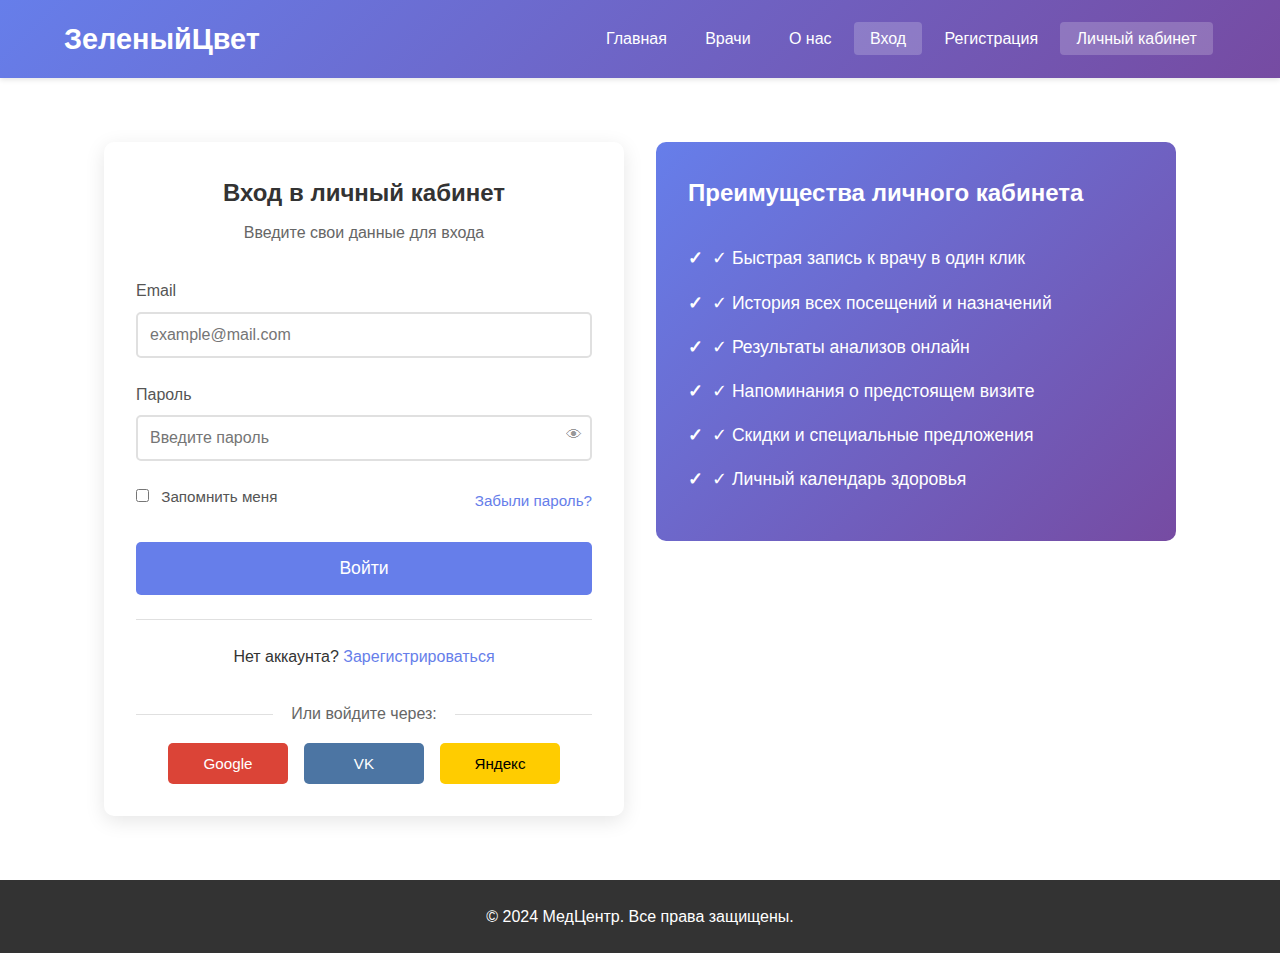
<file: login.html>
<!DOCTYPE html>
<html lang="ru">
<head>
    <meta charset="UTF-8">
    <meta name="viewport" content="width=device-width, initial-scale=1.0">
    <title>Вход в личный кабинет - ЗеленыйЦвет</title>
    <link rel="stylesheet" href="style.css">
</head>
<body>
    <header>
        <nav class="navbar">
            <div class="logo">
                <h1>ЗеленыйЦвет</h1>
            </div>
            <ul class="nav-menu">
                <li><a href="index.html">Главная</a></li>
                <li><a href="doctors.html">Врачи</a></li>
                <li><a href="about.html">О нас</a></li>
                <li><a href="login.html" class="active">Вход</a></li>
                <li><a href="register.html">Регистрация</a></li>
                <li><a href="profile.html" class="active">Личный кабинет</a></li>
            </ul>
        </nav>
    </header>

    <main>
        <div class="auth-container">
            <div class="auth-card">
                <div class="auth-header">
                    <h2>Вход в личный кабинет</h2>
                    <p>Введите свои данные для входа</p>
                </div>
                
                <form class="auth-form" id="loginForm">
                    <div class="form-group">
                        <label for="email">Email</label>
                        <input type="email" id="email" name="email" placeholder="example@mail.com" required>
                    </div>
                    
                    <div class="form-group">
                        <label for="password">Пароль</label>
                        <input type="password" id="password" name="password" placeholder="Введите пароль" required>
                        <span class="password-toggle" onclick="togglePassword('password')">👁</span>
                    </div>
                    
                    <div class="form-options">
                        <label class="checkbox-container">
                            <input type="checkbox" name="remember">
                            <span class="checkmark"></span>
                            Запомнить меня
                        </label>
                        <a href="#" class="forgot-password">Забыли пароль?</a>
                    </div>
                    
                    <button type="submit" class="btn btn-primary btn-block">Войти</button>
                </form>
                
                <div class="auth-footer">
                    <p>Нет аккаунта? <a href="register.html">Зарегистрироваться</a></p>
                </div>
                
                <div class="social-login">
                    <p>Или войдите через:</p>
                    <div class="social-buttons">
                        <button class="social-btn google">Google</button>
                        <button class="social-btn vk">VK</button>
                        <button class="social-btn yandex">Яндекс</button>
                    </div>
                </div>
            </div>
            
            <div class="auth-info">
                <h3>Преимущества личного кабинета</h3>
                <ul class="benefits-list">
                    <li>✓ Быстрая запись к врачу в один клик</li>
                    <li>✓ История всех посещений и назначений</li>
                    <li>✓ Результаты анализов онлайн</li>
                    <li>✓ Напоминания о предстоящем визите</li>
                    <li>✓ Скидки и специальные предложения</li>
                    <li>✓ Личный календарь здоровья</li>
                </ul>
            </div>
        </div>
    </main>

    <footer>
        <p>&copy; 2024 МедЦентр. Все права защищены.</p>
    </footer>

    <script>
        function togglePassword(fieldId) {
            const field = document.getElementById(fieldId);
            const type = field.getAttribute('type') === 'password' ? 'text' : 'password';
            field.setAttribute('type', type);
        }
        
        document.getElementById('loginForm').addEventListener('submit', function(e) {
            e.preventDefault();
            // Здесь будет отправка данных на сервер
            alert('Вход выполнен успешно!');
            window.location.href = 'profile.html';
        });
    </script>
</body>
</html>
</file>
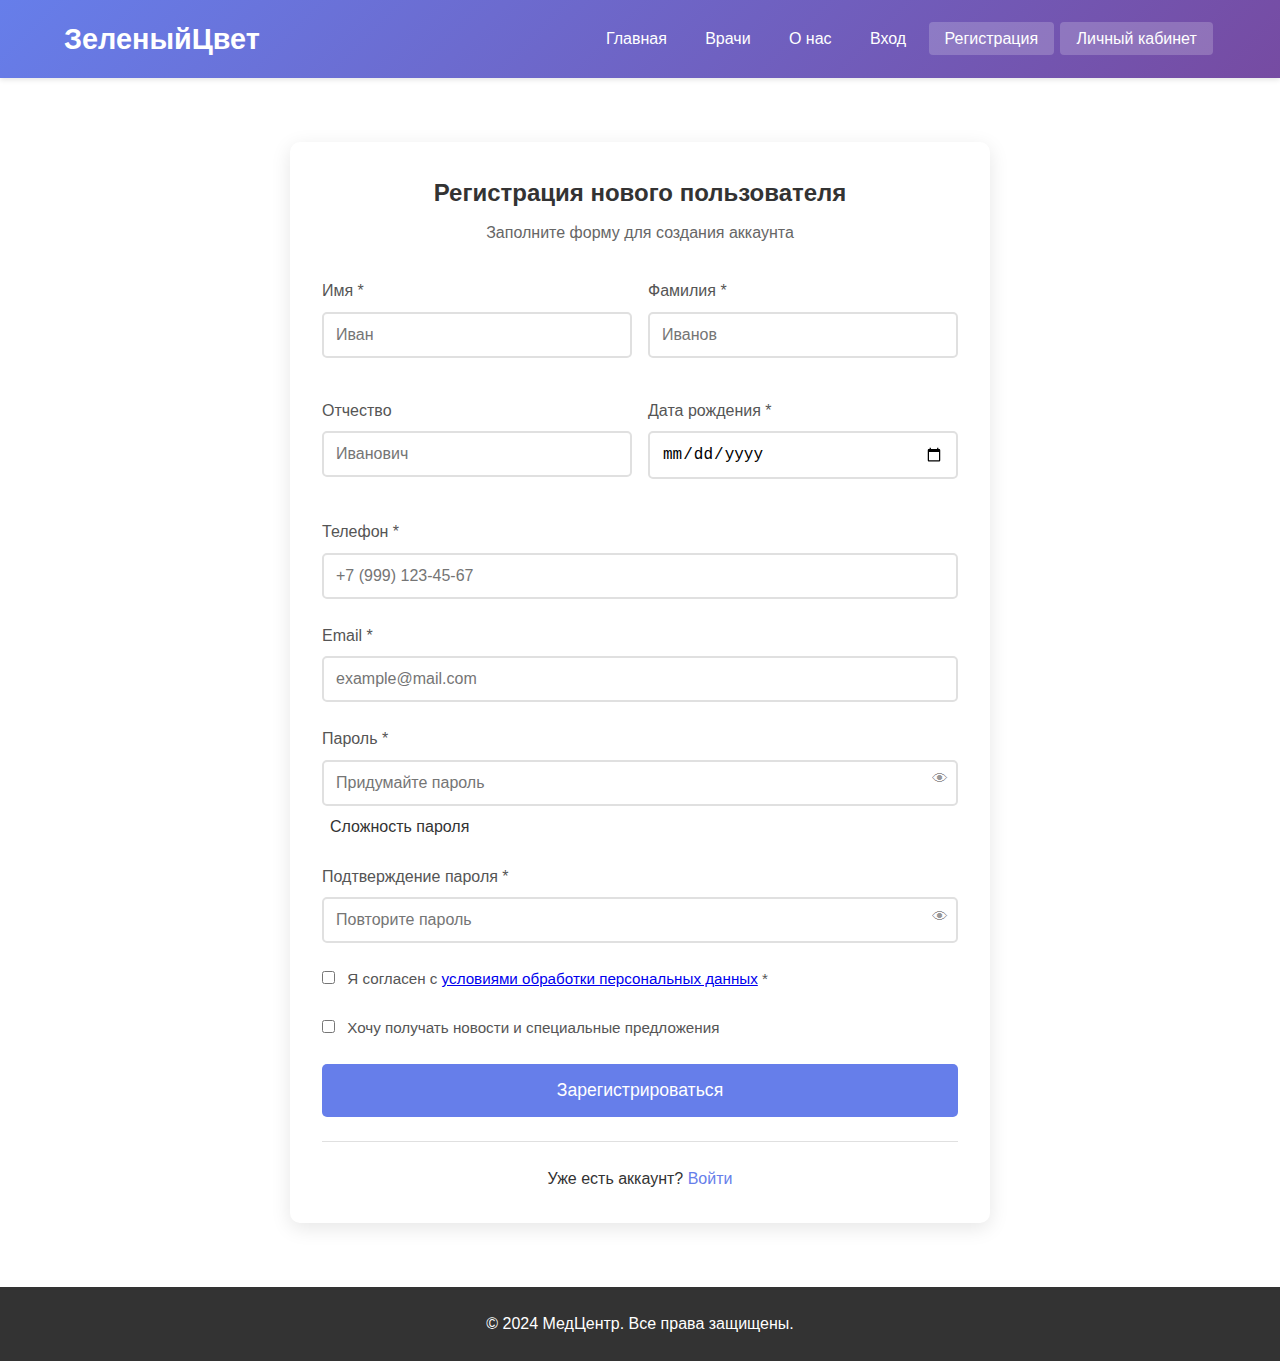
<file: register.html>
<!DOCTYPE html>
<html lang="ru">
<head>
    <meta charset="UTF-8">
    <meta name="viewport" content="width=device-width, initial-scale=1.0">
    <title>Регистрация - ЗеленыйЦвет</title>
    <link rel="stylesheet" href="style.css">
</head>
<body>
    <header>
        <nav class="navbar">
            <div class="logo">
                <h1>ЗеленыйЦвет</h1>
            </div>
            <ul class="nav-menu">
                <li><a href="index.html">Главная</a></li>
                <li><a href="doctors.html">Врачи</a></li>
                <li><a href="about.html">О нас</a></li>
                <li><a href="login.html">Вход</a></li>
                <li><a href="register.html" class="active">Регистрация</a></li>
                <li><a href="profile.html" class="active">Личный кабинет</a></li>

            </ul>
        </nav>
    </header>

    <main>
        <div class="auth-container">
            <div class="auth-card register-card">
                <div class="auth-header">
                    <h2>Регистрация нового пользователя</h2>
                    <p>Заполните форму для создания аккаунта</p>
                </div>
                
                <form class="auth-form" id="registerForm">
                    <div class="form-row">
                        <div class="form-group half">
                            <label for="firstname">Имя *</label>
                            <input type="text" id="firstname" name="firstname" placeholder="Иван" required>
                        </div>
                        
                        <div class="form-group half">
                            <label for="lastname">Фамилия *</label>
                            <input type="text" id="lastname" name="lastname" placeholder="Иванов" required>
                        </div>
                    </div>
                    
                    <div class="form-row">
                        <div class="form-group half">
                            <label for="patronymic">Отчество</label>
                            <input type="text" id="patronymic" name="patronymic" placeholder="Иванович">
                        </div>
                        
                        <div class="form-group half">
                            <label for="birthdate">Дата рождения *</label>
                            <input type="date" id="birthdate" name="birthdate" required>
                        </div>
                    </div>
                    
                    <div class="form-group">
                        <label for="phone">Телефон *</label>
                        <input type="tel" id="phone" name="phone" placeholder="+7 (999) 123-45-67" required>
                    </div>
                    
                    <div class="form-group">
                        <label for="reg-email">Email *</label>
                        <input type="email" id="reg-email" name="email" placeholder="example@mail.com" required>
                    </div>
                    
                    <div class="form-group">
                        <label for="reg-password">Пароль *</label>
                        <input type="password" id="reg-password" name="password" placeholder="Придумайте пароль" required>
                        <span class="password-toggle" onclick="togglePassword('reg-password')">👁</span>
                        <div class="password-strength">
                            <div class="strength-bar"></div>
                            <span>Сложность пароля</span>
                        </div>
                    </div>
                    
                    <div class="form-group">
                        <label for="confirm-password">Подтверждение пароля *</label>
                        <input type="password" id="confirm-password" name="confirm_password" placeholder="Повторите пароль" required>
                        <span class="password-toggle" onclick="togglePassword('confirm-password')">👁</span>
                    </div>
                    
                    <div class="form-group">
                        <label class="checkbox-container">
                            <input type="checkbox" name="agreement" required>
                            <span class="checkmark"></span>
                            Я согласен с <a href="#">условиями обработки персональных данных</a> *
                        </label>
                    </div>
                    
                    <div class="form-group">
                        <label class="checkbox-container">
                            <input type="checkbox" name="newsletter">
                            <span class="checkmark"></span>
                            Хочу получать новости и специальные предложения
                        </label>
                    </div>
                    
                    <button type="submit" class="btn btn-primary btn-block">Зарегистрироваться</button>
                </form>
                
                <div class="auth-footer">
                    <p>Уже есть аккаунт? <a href="login.html">Войти</a></p>
                </div>
            </div>
        </div>
    </main>

    <footer>
        <p>&copy; 2024 МедЦентр. Все права защищены.</p>
    </footer>

    <script>
        function togglePassword(fieldId) {
            const field = document.getElementById(fieldId);
            const type = field.getAttribute('type') === 'password' ? 'text' : 'password';
            field.setAttribute('type', type);
        }
        
        // Простая валидация пароля
        document.getElementById('reg-password').addEventListener('input', function(e) {
            const password = e.target.value;
            const strengthBar = document.querySelector('.strength-bar');
            let strength = 0;
            
            if (password.length >= 8) strength += 25;
            if (password.match(/[a-z]+/)) strength += 25;
            if (password.match(/[A-Z]+/)) strength += 25;
            if (password.match(/[0-9]+/)) strength += 25;
            
            strengthBar.style.width = strength + '%';
            
            if (strength < 50) {
                strengthBar.style.backgroundColor = '#ff4444';
            } else if (strength < 75) {
                strengthBar.style.backgroundColor = '#ffbb33';
            } else {
                strengthBar.style.backgroundColor = '#00C851';
            }
        });
        
        document.getElementById('registerForm').addEventListener('submit', function(e) {
            e.preventDefault();
            
            const password = document.getElementById('reg-password').value;
            const confirm = document.getElementById('confirm-password').value;
            
            if (password !== confirm) {
                alert('Пароли не совпадают!');
                return;
            }
            
            // Здесь будет отправка данных на сервер
            alert('Регистрация прошла успешно! Теперь вы можете войти в систему.');
            window.location.href = 'login.html';
        });
    </script>
</body>
</html>
</file>
<file: style.css>
/* Основные стили */
* {
    margin: 0;
    padding: 0;
    box-sizing: border-box;
}

body {
    font-family: Arial, sans-serif;
    line-height: 1.6;
    color: #333;
}

/* Навигация */
.navbar {
    background: linear-gradient(135deg, #667eea 0%, #764ba2 100%);
    color: white;
    padding: 1rem 5%;
    display: flex;
    justify-content: space-between;
    align-items: center;
    box-shadow: 0 2px 5px rgba(0,0,0,0.1);
}

.logo h1 {
    font-size: 1.8rem;
}

.nav-menu {
    display: flex;
    list-style: none;
}

.nav-menu li a {
    color: white;
    text-decoration: none;
    padding: 0.5rem 1rem;
    margin: 0 0.2rem;
    border-radius: 4px;
    transition: background 0.3s;
}

.nav-menu li a:hover,
.nav-menu li a.active {
    background: rgba(255,255,255,0.2);
}

/* Главная страница */
.hero {
    background: linear-gradient(rgba(0,0,0,0.5), rgba(0,0,0,0.5)), url('images/clinic-main.jpg');
    background-size: cover;
    background-position: center;
    height: 500px;
    display: flex;
    align-items: center;
    justify-content: center;
    text-align: center;
    color: white;
}

.hero-content {
    max-width: 800px;
    padding: 2rem;
}

.hero h1 {
    font-size: 3rem;
    margin-bottom: 1rem;
}

.hero p {
    font-size: 1.2rem;
    margin-bottom: 2rem;
}

.btn {
    display: inline-block;
    padding: 1rem 2rem;
    background: #667eea;
    color: white;
    text-decoration: none;
    border-radius: 5px;
    border: none;
    cursor: pointer;
    transition: background 0.3s;
    font-size: 1rem;
}

.btn:hover {
    background: #764ba2;
}

.btn-small {
    display: inline-block;
    padding: 0.5rem 1rem;
    background: #667eea;
    color: white;
    text-decoration: none;
    border-radius: 3px;
    font-size: 0.9rem;
    transition: background 0.3s;
}

.btn-small:hover {
    background: #764ba2;
}

.advantages {
    padding: 4rem 5%;
    text-align: center;
}

.advantages h2 {
    margin-bottom: 3rem;
    font-size: 2.5rem;
}

.advantages-grid {
    display: grid;
    grid-template-columns: repeat(auto-fit, minmax(250px, 1fr));
    gap: 2rem;
}

.advantage-card {
    padding: 2rem;
    background: #f8f9fa;
    border-radius: 10px;
    transition: transform 0.3s;
}

.advantage-card:hover {
    transform: translateY(-5px);
    box-shadow: 0 5px 20px rgba(0,0,0,0.1);
}

.advantage-card .icon {
    font-size: 3rem;
    margin-bottom: 1rem;
}

.promo {
    background: linear-gradient(135deg, #667eea 0%, #764ba2 100%);
    color: white;
    text-align: center;
    padding: 4rem 5%;
}

.promo h2 {
    font-size: 2rem;
    margin-bottom: 1rem;
}

.promo-timer {
    margin-top: 2rem;
    font-size: 1.2rem;
    font-weight: bold;
}

.services {
    padding: 4rem 5%;
    text-align: center;
}

.services h2 {
    margin-bottom: 3rem;
    font-size: 2rem;
}

.services-list {
    display: grid;
    grid-template-columns: repeat(auto-fit, minmax(200px, 1fr));
    gap: 1rem;
}

.service-item {
    padding: 1rem;
    background: #f8f9fa;
    border-radius: 5px;
    font-weight: bold;
    transition: all 0.3s;
}

.service-item:hover {
    background: #667eea;
    color: white;
}

/* Страница врачей */
.page-header {
    background: #f4f4f4;
    text-align: center;
    padding: 3rem 5%;
}

.page-header h1 {
    font-size: 2.5rem;
    margin-bottom: 1rem;
}

.doctors-grid {
    display: grid;
    grid-template-columns: repeat(auto-fit, minmax(300px, 1fr));
    gap: 2rem;
    padding: 4rem 5%;
}

.doctor-card {
    background: white;
    border-radius: 10px;
    overflow: hidden;
    box-shadow: 0 2px 10px rgba(0,0,0,0.1);
    transition: transform 0.3s;
}

.doctor-card:hover {
    transform: translateY(-5px);
    box-shadow: 0 5px 20px rgba(0,0,0,0.2);
}

.doctor-image {
    height: 250px;
    overflow: hidden;
}

.doctor-image img {
    width: 100%;
    height: 100%;
    object-fit: cover;
}

.doctor-info {
    padding: 1.5rem;
}

.doctor-info h3 {
    margin-bottom: 0.5rem;
    color: #333;
}

.specialty {
    color: #667eea;
    font-weight: bold;
    margin-bottom: 0.5rem;
}

.experience {
    color: #666;
    margin-bottom: 0.5rem;
}

.description {
    margin-bottom: 1rem;
    color: #777;
}

/* Форма записи */
.appointment-form {
    background: #f8f9fa;
    padding: 4rem 5%;
    max-width: 600px;
    margin: 0 auto;
    border-radius: 10px;
}

.appointment-form h2 {
    text-align: center;
    margin-bottom: 2rem;
}

.form-group {
    margin-bottom: 1rem;
}

.form-group label {
    display: block;
    margin-bottom: 0.5rem;
    font-weight: bold;
}

.form-group input,
.form-group select,
.form-group textarea {
    width: 100%;
    padding: 0.5rem;
    border: 1px solid #ddd;
    border-radius: 4px;
    font-size: 1rem;
}

/* Страница О нас */
.about-content {
    display: grid;
    grid-template-columns: 1fr 1fr;
    gap: 2rem;
    padding: 4rem 5%;
}

.about-text h2 {
    margin-bottom: 1.5rem;
    color: #333;
}

.about-text p {
    margin-bottom: 1rem;
    color: #666;
}

.about-image img {
    width: 100%;
    border-radius: 10px;
    box-shadow: 0 2px 10px rgba(0,0,0,0.1);
}

.contact-info {
    background: #f8f9fa;
    padding: 4rem 5%;
}

.contact-info h2 {
    text-align: center;
    margin-bottom: 3rem;
}

.contact-grid {
    display: grid;
    grid-template-columns: repeat(auto-fit, minmax(250px, 1fr));
    gap: 2rem;
}

.contact-item {
    text-align: center;
    padding: 1.5rem;
    background: white;
    border-radius: 10px;
    box-shadow: 0 2px 5px rgba(0,0,0,0.1);
}

.contact-item h3 {
    margin-bottom: 1rem;
    color: #667eea;
}

.map {
    padding: 4rem 5%;
    text-align: center;
}

.map-placeholder {
    height: 300px;
    background: #f4f4f4;
    border-radius: 10px;
    display: flex;
    align-items: center;
    justify-content: center;
    margin-top: 2rem;
}

.feedback-form {
    max-width: 600px;
    margin: 0 auto;
    padding: 4rem 5%;
}

.feedback-form h2 {
    text-align: center;
    margin-bottom: 2rem;
}

/* Футер */
footer {
    background: #333;
    color: white;
    text-align: center;
    padding: 1.5rem;
}

/* Адаптивность */
@media (max-width: 768px) {
    .navbar {
        flex-direction: column;
        text-align: center;
    }
    
    .nav-menu {
        margin-top: 1rem;
    }
    
    .hero h1 {
        font-size: 2rem;
    }
    
    .about-content {
        grid-template-columns: 1fr;
    }
    
    .hero {
        height: 400px;
    }
}

/* Стили для страниц авторизации */
.auth-container {
    display: flex;
    max-width: 1200px;
    margin: 4rem auto;
    padding: 0 5%;
    gap: 2rem;
    align-items: flex-start;
}

.auth-card {
    flex: 1;
    background: white;
    border-radius: 10px;
    box-shadow: 0 5px 20px rgba(0,0,0,0.1);
    padding: 2rem;
}

.auth-card.register-card {
    max-width: 700px;
    margin: 0 auto;
}

.auth-header {
    text-align: center;
    margin-bottom: 2rem;
}

.auth-header h2 {
    color: #333;
    margin-bottom: 0.5rem;
}

.auth-header p {
    color: #666;
}

.auth-form .form-row {
    display: flex;
    gap: 1rem;
    margin-bottom: 1rem;
}

.auth-form .form-group.half {
    flex: 1;
}

.auth-form .form-group {
    margin-bottom: 1.5rem;
    position: relative;
}

.auth-form label {
    display: block;
    margin-bottom: 0.5rem;
    font-weight: 500;
    color: #555;
}

.auth-form input {
    width: 100%;
    padding: 0.75rem;
    border: 2px solid #e0e0e0;
    border-radius: 5px;
    font-size: 1rem;
    transition: border-color 0.3s;
}

.auth-form input:focus {
    outline: none;
    border-color: #667eea;
}

.password-toggle {
    position: absolute;
    right: 10px;
    top: 40px;
    cursor: pointer;
    opacity: 0.5;
    transition: opacity 0.3s;
}

.password-toggle:hover {
    opacity: 1;
}

.password-strength {
    margin-top: 0.5rem;
    display: flex;
    align-items: center;
    gap: 0.5rem;
}

.strength-bar {
    height: 4px;
    width: 0;
    background: #ff4444;
    border-radius: 2px;
    transition: all 0.3s;
}

.form-options {
    display: flex;
    justify-content: space-between;
    align-items: center;
    margin: 1.5rem 0;
}

.checkbox-container {
    display: flex;
    align-items: center;
    cursor: pointer;
    font-size: 0.95rem;
    color: #666;
}

.checkbox-container input {
    width: auto;
    margin-right: 0.5rem;
}

.forgot-password {
    color: #667eea;
    text-decoration: none;
    font-size: 0.95rem;
}

.forgot-password:hover {
    text-decoration: underline;
}

.btn-block {
    width: 100%;
    padding: 1rem;
    font-size: 1.1rem;
}

.auth-footer {
    text-align: center;
    margin-top: 1.5rem;
    padding-top: 1.5rem;
    border-top: 1px solid #e0e0e0;
}

.auth-footer a {
    color: #667eea;
    text-decoration: none;
    font-weight: 500;
}

.auth-footer a:hover {
    text-decoration: underline;
}

.social-login {
    margin-top: 2rem;
    text-align: center;
}

.social-login p {
    color: #666;
    margin-bottom: 1rem;
    position: relative;
}

.social-login p::before,
.social-login p::after {
    content: "";
    position: absolute;
    top: 50%;
    width: 30%;
    height: 1px;
    background: #e0e0e0;
}

.social-login p::before {
    left: 0;
}

.social-login p::after {
    right: 0;
}

.social-buttons {
    display: flex;
    gap: 1rem;
    justify-content: center;
}

.social-btn {
    flex: 1;
    padding: 0.75rem;
    border: none;
    border-radius: 5px;
    font-size: 0.95rem;
    cursor: pointer;
    transition: all 0.3s;
    max-width: 120px;
}

.social-btn.google {
    background: #DB4437;
    color: white;
}

.social-btn.google:hover {
    background: #c53929;
}

.social-btn.vk {
    background: #4C75A3;
    color: white;
}

.social-btn.vk:hover {
    background: #3a5f85;
}

.social-btn.yandex {
    background: #FFCC00;
    color: black;
}

.social-btn.yandex:hover {
    background: #e6b800;
}

.auth-info {
    flex: 1;
    background: linear-gradient(135deg, #667eea 0%, #764ba2 100%);
    border-radius: 10px;
    padding: 2rem;
    color: white;
}

.auth-info h3 {
    margin-bottom: 2rem;
    font-size: 1.5rem;
}

.benefits-list {
    list-style: none;
}

.benefits-list li {
    margin-bottom: 1rem;
    padding-left: 1.5rem;
    position: relative;
    font-size: 1.1rem;
}

.benefits-list li::before {
    content: "✓";
    position: absolute;
    left: 0;
    color: #fff;
    font-weight: bold;
}

/* Стили для личного кабинета */
.profile-container {
    display: flex;
    max-width: 1200px;
    margin: 4rem auto;
    padding: 0 5%;
    gap: 2rem;
    min-height: 600px;
}

.profile-sidebar {
    width: 280px;
    background: white;
    border-radius: 10px;
    box-shadow: 0 5px 20px rgba(0,0,0,0.1);
    padding: 2rem;
}

.profile-avatar {
    text-align: center;
    margin-bottom: 1.5rem;
}

.profile-avatar img {
    width: 120px;
    height: 120px;
    border-radius: 50%;
    object-fit: cover;
    border: 3px solid #667eea;
    margin-bottom: 1rem;
}

.change-avatar {
    background: none;
    border: none;
    color: #667eea;
    cursor: pointer;
    font-size: 0.9rem;
}

.change-avatar:hover {
    text-decoration: underline;
}

.profile-info {
    text-align: center;
    margin-bottom: 2rem;
    padding-bottom: 1rem;
    border-bottom: 1px solid #e0e0e0;
}

.profile-info h3 {
    margin-bottom: 0.5rem;
    color: #333;
}

.profile-info p {
    color: #666;
    font-size: 0.9rem;
    margin-bottom: 0.25rem;
}

.profile-menu ul {
    list-style: none;
}

.profile-menu li {
    margin-bottom: 0.5rem;
}

.profile-menu a {
    display: block;
    padding: 0.75rem 1rem;
    color: #666;
    text-decoration: none;
    border-radius: 5px;
    transition: all 0.3s;
}

.profile-menu a:hover {
    background: #f0f0f0;
    color: #667eea;
}

.profile-menu li.active a {
    background: #667eea;
    color: white;
}

.btn-logout {
    width: 100%;
    padding: 0.75rem;
    margin-top: 1.5rem;
    background: none;
    border: 2px solid #ff4444;
    color: #ff4444;
    border-radius: 5px;
    cursor: pointer;
    font-size: 1rem;
    transition: all 0.3s;
}

.btn-logout:hover {
    background: #ff4444;
    color: white;
}

.profile-content {
    flex: 1;
    background: white;
    border-radius: 10px;
    box-shadow: 0 5px 20px rgba(0,0,0,0.1);
    padding: 2rem;
}

.profile-section {
    display: none;
}

.profile-section.active {
    display: block;
}

.profile-section h2 {
    margin-bottom: 2rem;
    color: #333;
    padding-bottom: 0.5rem;
    border-bottom: 2px solid #667eea;
}

.personal-info {
    max-width: 600px;
}

.info-group {
    display: flex;
    align-items: center;
    padding: 0.75rem;
    border-bottom: 1px solid #e0e0e0;
}

.info-group label {
    width: 120px;
    font-weight: 500;
    color: #666;
}

.info-group span {
    flex: 1;
    color: #333;
}

.edit-btn {
    background: none;
    border: none;
    color: #667eea;
    cursor: pointer;
    font-size: 1.2rem;
    opacity: 0.5;
    transition: opacity 0.3s;
}

.edit-btn:hover {
    opacity: 1;
}

/* Стили для записей */
.appointments-list {
    margin-bottom: 2rem;
}

.appointment-card {
    display: flex;
    align-items: center;
    padding: 1rem;
    margin-bottom: 1rem;
    background: #f8f9fa;
    border-radius: 8px;
    border-left: 4px solid #667eea;
}

.appointment-card.past {
    border-left-color: #999;
    opacity: 0.8;
}

.appointment-date {
    text-align: center;
    min-width: 80px;
    margin-right: 1.5rem;
}

.appointment-date .day {
    display: block;
    font-size: 2rem;
    font-weight: bold;
    color: #333;
    line-height: 1;
}

.appointment-date .month {
    display: block;
    color: #666;
    font-size: 0.9rem;
}

.appointment-date .time {
    display: block;
    color: #667eea;
    font-weight: 500;
    margin-top: 0.25rem;
}

.appointment-info {
    flex: 1;
}

.appointment-info h3 {
    margin-bottom: 0.25rem;
    color: #333;
}

.appointment-info p {
    color: #666;
    font-size: 0.9rem;
    margin-bottom: 0.25rem;
}

.appointment-actions {
    display: flex;
    gap: 0.5rem;
}

.btn-small.cancel {
    background: #ff4444;
}

.btn-small.cancel:hover {
    background: #cc0000;
}

/* Стили для результатов */
.results-list {
    display: grid;
    gap: 1rem;
}

.result-item {
    display: flex;
    align-items: center;
    justify-content: space-between;
    padding: 1rem;
    background: #f8f9fa;
    border-radius: 8px;
}

.result-info h4 {
    margin-bottom: 0.25rem;
    color: #333;
}

.result-info p {
    color: #666;
    font-size: 0.9rem;
}

/* Адаптивность для страниц авторизации и профиля */
@media (max-width: 768px) {
    .auth-container {
        flex-direction: column;
    }
    
    .auth-info {
        order: -1;
    }
    
    .auth-form .form-row {
        flex-direction: column;
        gap: 0;
    }
    
    .profile-container {
        flex-direction: column;
    }
    
    .profile-sidebar {
        width: 100%;
    }
    
    .appointment-card {
        flex-direction: column;
        text-align: center;
    }
    
    .appointment-date {
        margin-right: 0;
        margin-bottom: 1rem;
    }
    
    .appointment-actions {
        margin-top: 1rem;
    }
    
    .social-buttons {
        flex-wrap: wrap;
    }
    
    .social-btn {
        max-width: none;
    }
}
</file>
